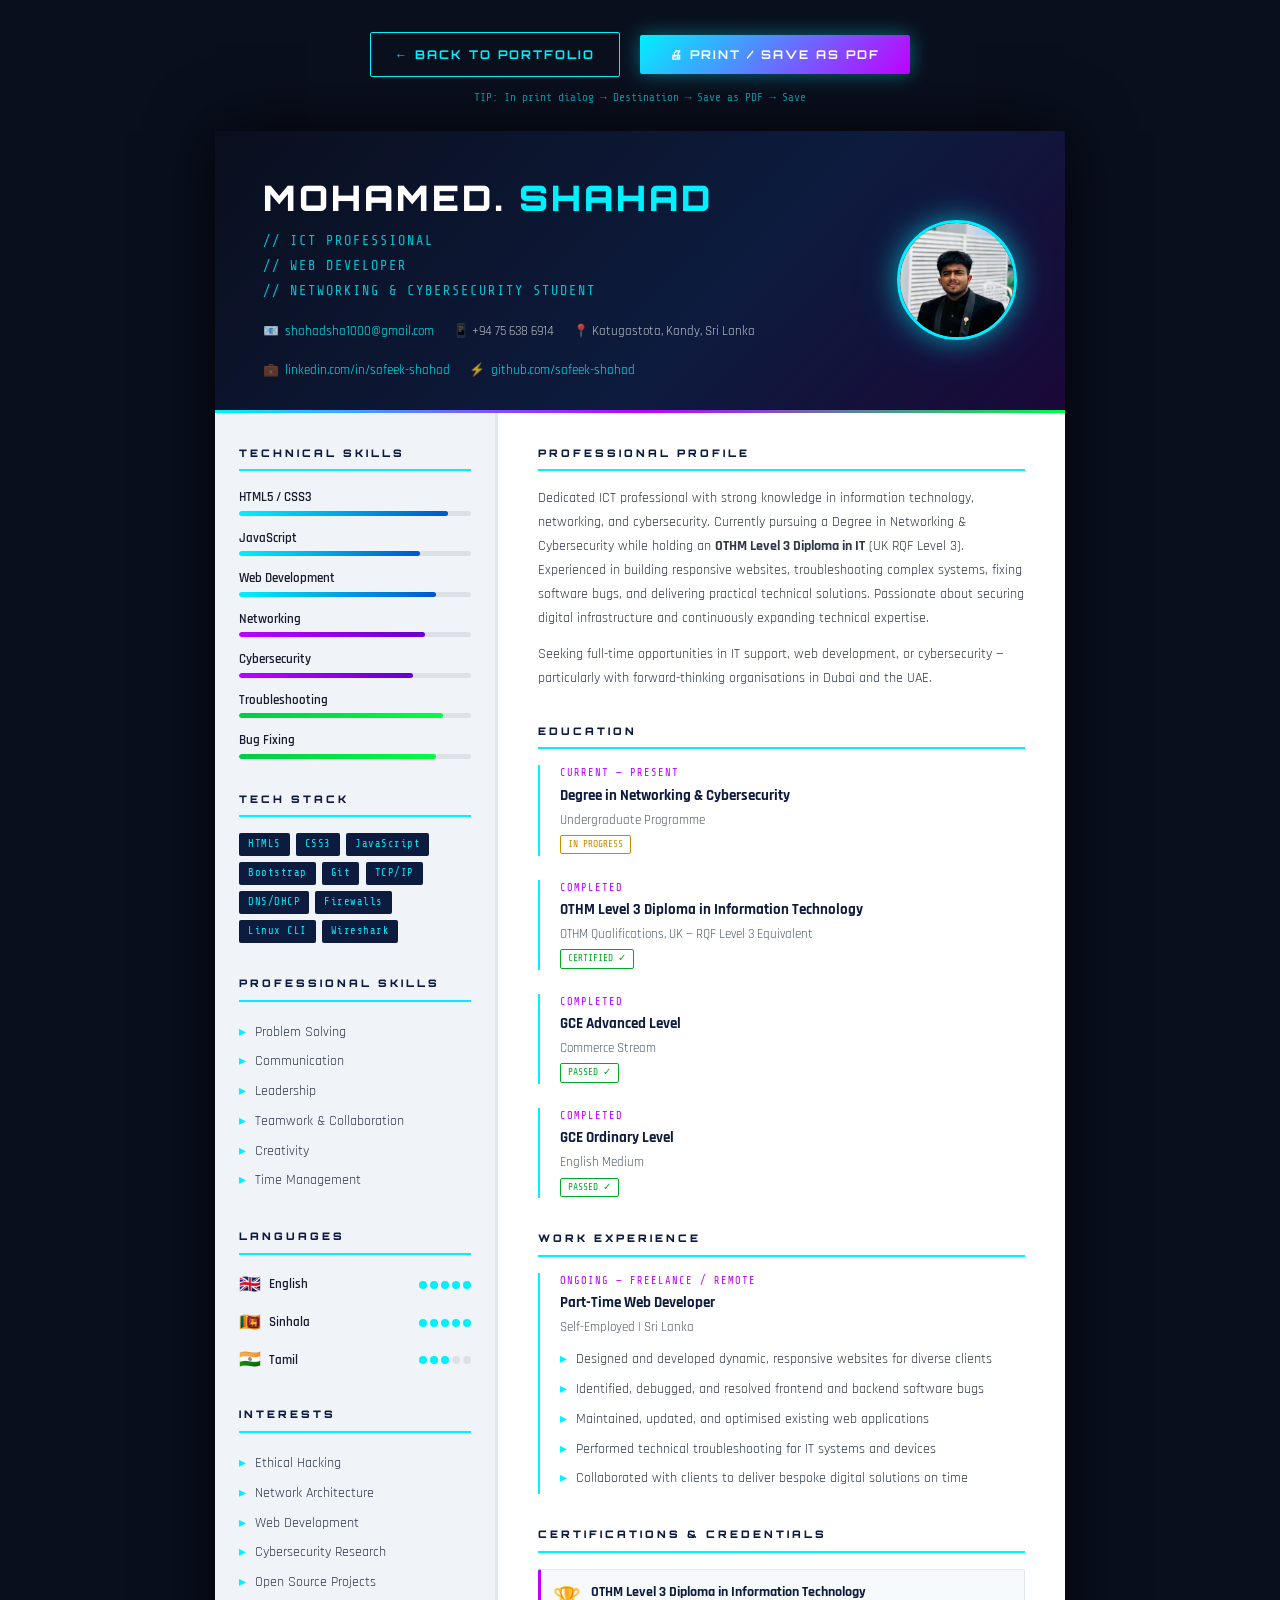
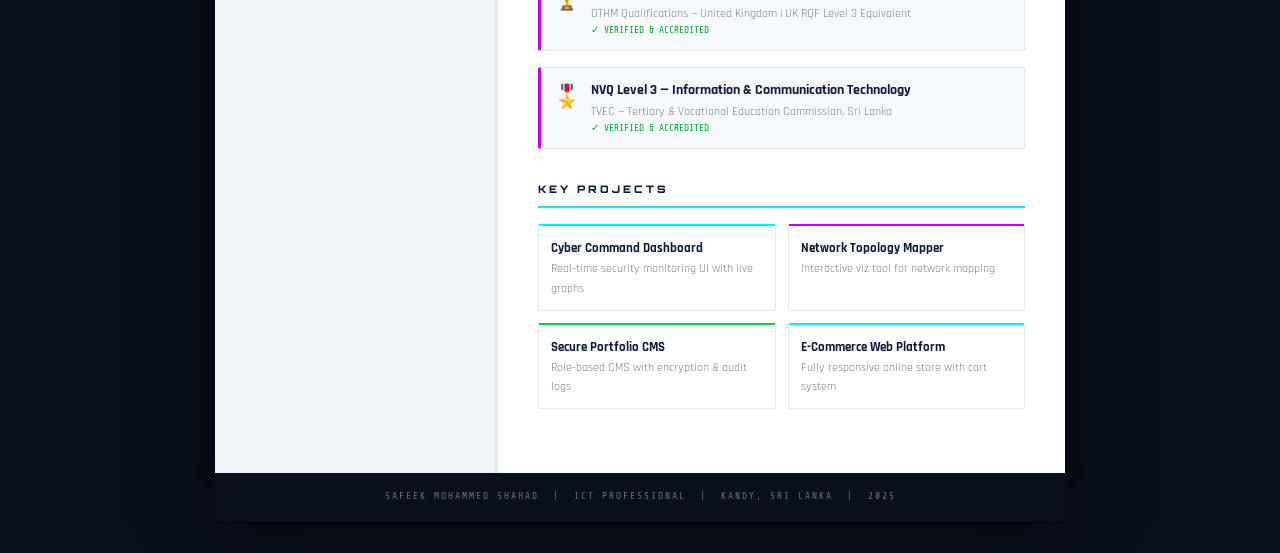
<file: cv.html>
<!DOCTYPE html>
<html lang="en">
<head>
  <meta charset="UTF-8" />
  <meta name="viewport" content="width=device-width, initial-scale=1.0" />
  <title>Safeek Mohammed Shahad — Curriculum Vitae</title>
  <link href="https://fonts.googleapis.com/css2?family=Orbitron:wght@700;900&family=Rajdhani:wght@400;600;700&family=Share+Tech+Mono&display=swap" rel="stylesheet" />
  <style>
    /* ======== PRINT STYLES ======== */
    @media print {
      body { background: white !important; color: black !important; }
      .no-print { display: none !important; }
      .cv-wrapper { box-shadow: none !important; margin: 0 !important; max-width: 100% !important; }
      a { color: #0056cc !important; }
    }

    * { box-sizing: border-box; margin: 0; padding: 0; }

    body {
      background: #0a0f1e;
      font-family: 'Rajdhani', sans-serif;
      color: #1a1a2e;
      line-height: 1.6;
      min-height: 100vh;
      padding: 2rem 1rem;
    }

    /* Print button bar */
    .no-print {
      text-align: center;
      margin-bottom: 1.5rem;
    }
    .print-btn {
      display: inline-flex;
      gap: 8px;
      align-items: center;
      background: linear-gradient(135deg, #00f0ff, #bf00ff);
      color: #fff;
      border: none;
      padding: 12px 30px;
      font-family: 'Orbitron', sans-serif;
      font-size: 0.75rem;
      font-weight: 700;
      letter-spacing: 2px;
      cursor: pointer;
      border-radius: 2px;
      box-shadow: 0 0 20px rgba(0,240,255,0.4);
      transition: all 0.2s;
    }
    .print-btn:hover { transform: translateY(-2px); box-shadow: 0 0 35px rgba(0,240,255,0.6); }
    .back-btn {
      display: inline-flex;
      gap: 8px;
      align-items: center;
      background: transparent;
      color: #00f0ff;
      border: 1px solid #00f0ff;
      padding: 12px 24px;
      font-family: 'Orbitron', sans-serif;
      font-size: 0.75rem;
      font-weight: 700;
      letter-spacing: 2px;
      cursor: pointer;
      border-radius: 2px;
      text-decoration: none;
      margin-right: 1rem;
      transition: all 0.2s;
    }
    .back-btn:hover { background: rgba(0,240,255,0.1); }

    /* CV Paper */
    .cv-wrapper {
      background: #ffffff;
      max-width: 850px;
      margin: 0 auto;
      box-shadow: 0 0 60px rgba(0,0,0,0.8);
    }

    /* Header */
    .cv-header {
      background: linear-gradient(135deg, #0a0f1e 0%, #0d1b3e 60%, #1a0838 100%);
      color: #fff;
      padding: 3rem 3rem 2rem;
      position: relative;
      overflow: hidden;
    }
    .cv-header::after {
      content: '';
      position: absolute;
      bottom: 0; left: 0; right: 0;
      height: 3px;
      background: linear-gradient(90deg, #00f0ff, #bf00ff, #00ff41);
    }
    .cv-header-grid {
      display: grid;
      grid-template-columns: 1fr auto;
      gap: 2rem;
      align-items: center;
    }
    .cv-name {
      font-family: 'Orbitron', sans-serif;
      font-size: 2.2rem;
      font-weight: 900;
      color: #ffffff;
      letter-spacing: 3px;
      line-height: 1.1;
    }
    .cv-name span { color: #00f0ff; }
    .cv-title {
      font-family: 'Share Tech Mono', monospace;
      font-size: 0.85rem;
      color: rgba(0,240,255,0.8);
      letter-spacing: 2px;
      margin-top: 0.75rem;
    }
    .cv-title-line { margin-bottom: 0.2rem; }
    .cv-avatar {
      width: 120px; height: 120px;
      border-radius: 50%;
      border: 3px solid #00f0ff;
      box-shadow: 0 0 25px rgba(0,240,255,0.5), 0 0 50px rgba(0,240,255,0.2);
      overflow: hidden;
      position: relative;
      flex-shrink: 0;
    }
    .cv-avatar img {
      width: 100%; height: 100%;
      object-fit: cover;
      object-position: center top;
      display: block;
    }
    .cv-contacts {
      display: flex;
      flex-wrap: wrap;
      gap: 1.2rem;
      margin-top: 1.2rem;
    }
    .cv-contact-item {
      display: flex;
      align-items: center;
      gap: 6px;
      font-size: 0.8rem;
      color: rgba(255,255,255,0.75);
    }
    .cv-contact-item a { color: #00f0ff; text-decoration: none; }

    /* Body */
    .cv-body {
      display: grid;
      grid-template-columns: 1fr 2fr;
      min-height: 600px;
    }

    /* Sidebar */
    .cv-sidebar {
      background: #f0f4f8;
      padding: 2rem 1.5rem;
      border-right: 3px solid #e2e8f0;
    }
    .cv-main {
      padding: 2rem 2.5rem;
    }

    /* Sections */
    .cv-section { margin-bottom: 2rem; }

    .cv-section-title {
      font-family: 'Orbitron', sans-serif;
      font-size: 0.65rem;
      font-weight: 900;
      letter-spacing: 3px;
      text-transform: uppercase;
      color: #0d1b3e;
      padding-bottom: 0.5rem;
      border-bottom: 2px solid #00f0ff;
      margin-bottom: 1rem;
    }

    /* Skills */
    .skill-row { margin-bottom: 0.75rem; }
    .skill-label {
      font-size: 0.8rem;
      font-weight: 600;
      color: #1a1a2e;
      margin-bottom: 3px;
    }
    .skill-bar {
      height: 5px;
      background: #dde1e7;
      border-radius: 3px;
      overflow: hidden;
    }
    .skill-fill {
      height: 100%;
      border-radius: 3px;
    }
    .sf-blue { background: linear-gradient(90deg, #00f0ff, #0056cc); }
    .sf-purple { background: linear-gradient(90deg, #bf00ff, #6600cc); }
    .sf-green { background: linear-gradient(90deg, #00cc44, #00ff41); }

    /* Tags */
    .tag-list { display: flex; flex-wrap: wrap; gap: 0.4rem; }
    .cv-tag {
      font-size: 0.65rem;
      font-family: 'Share Tech Mono', monospace;
      background: #0d1b3e;
      color: #00f0ff;
      padding: 3px 9px;
      border-radius: 2px;
      letter-spacing: 0.5px;
    }

    /* Timeline items */
    .timeline-item { margin-bottom: 1.5rem; padding-left: 1.2rem; border-left: 2px solid #00f0ff; }
    .tl-date {
      font-family: 'Share Tech Mono', monospace;
      font-size: 0.65rem;
      color: #bf00ff;
      letter-spacing: 1px;
      text-transform: uppercase;
    }
    .tl-title {
      font-size: 0.95rem;
      font-weight: 700;
      color: #0d1b3e;
      margin: 0.1rem 0;
    }
    .tl-sub {
      font-size: 0.8rem;
      color: #4a5568;
    }
    .tl-badge {
      display: inline-block;
      font-size: 0.6rem;
      font-family: 'Share Tech Mono', monospace;
      color: #00aa22;
      border: 1px solid #00aa22;
      padding: 1px 7px;
      border-radius: 2px;
      margin-top: 4px;
    }
    .tl-badge.inprog { color: #cc8800; border-color: #cc8800; }

    /* Bullet lists */
    .cv-list { list-style: none; padding: 0; }
    .cv-list li {
      font-size: 0.85rem;
      color: #2d3748;
      padding: 0.25rem 0;
      padding-left: 1rem;
      position: relative;
    }
    .cv-list li::before {
      content: '▸';
      position: absolute;
      left: 0;
      color: #00f0ff;
    }

    /* About paragraph */
    .cv-about p {
      font-size: 0.88rem;
      color: #2d3748;
      line-height: 1.7;
    }

    /* Cert cards */
    .cert-item {
      display: flex;
      align-items: flex-start;
      gap: 10px;
      margin-bottom: 1rem;
      padding: 0.75rem;
      background: #f7fafc;
      border: 1px solid #e2e8f0;
      border-left: 3px solid #bf00ff;
      border-radius: 2px;
    }
    .cert-icon-sm { font-size: 1.4rem; flex-shrink: 0; }
    .cert-item-title { font-size: 0.85rem; font-weight: 700; color: #0d1b3e; }
    .cert-item-sub { font-size: 0.75rem; color: #718096; }
    .cert-verified { font-size: 0.6rem; color: #00aa22; font-family: 'Share Tech Mono', monospace; }

    /* Languages in sidebar */
    .lang-row {
      display: flex;
      align-items: center;
      gap: 8px;
      margin-bottom: 0.6rem;
      font-size: 0.82rem;
    }
    .lang-flag-sm { font-size: 1.1rem; }
    .lang-dots { display: flex; gap: 3px; margin-left: auto; }
    .lang-dot { width: 8px; height: 8px; border-radius: 50%; background: #dde1e7; }
    .lang-dot.filled { background: #00f0ff; }

    /* Footer */
    .cv-footer {
      background: #0a0f1e;
      color: rgba(255,255,255,0.4);
      text-align: center;
      padding: 1rem;
      font-family: 'Share Tech Mono', monospace;
      font-size: 0.6rem;
      letter-spacing: 2px;
    }

    /* Page break control */
    .page-break { page-break-before: always; }
  </style>
</head>
<body>

  <!-- Print Controls (not printed) -->
  <div class="no-print">
    <a href="index.html" class="back-btn">← BACK TO PORTFOLIO</a>
    <button class="print-btn" onclick="window.print()">🖨 PRINT / SAVE AS PDF</button>
    <p style="margin-top:0.75rem;font-family:'Share Tech Mono',monospace;font-size:0.7rem;color:rgba(0,240,255,0.6);">
      TIP: In print dialog → Destination → Save as PDF → Save
    </p>
  </div>

  <!-- CV Paper -->
  <div class="cv-wrapper">

    <!-- ===== HEADER ===== -->
    <div class="cv-header">
      <div class="cv-header-grid">
        <div>
          <div class="cv-name">MOHAMED. <span>SHAHAD</span></div>
          <div class="cv-title">
            <div class="cv-title-line">// ICT PROFESSIONAL</div>
            <div class="cv-title-line">// WEB DEVELOPER</div>
            <div class="cv-title-line">// NETWORKING &amp; CYBERSECURITY STUDENT</div>
          </div>
          <div class="cv-contacts">
            <span class="cv-contact-item">📧 <a href="mailto:shahadsha1000@gmail.com">shahadsha1000@gmail.com</a></span>
            <span class="cv-contact-item">📱 +94 75 638 6914</span>
            <span class="cv-contact-item">📍 Katugastota, Kandy, Sri Lanka</span>
            <span class="cv-contact-item">💼 <a href="https://linkedin.com" target="_blank">linkedin.com/in/safeek-shahad</a></span>
            <span class="cv-contact-item">⚡ <a href="https://github.com" target="_blank">github.com/safeek-shahad</a></span>
          </div>
        </div>
        <div class="cv-avatar">
          <img src="SHAHAD.PNG" alt="Mohammed Shahad" />
        </div>
      </div>
    </div>

    <!-- ===== BODY ===== -->
    <div class="cv-body">

      <!-- ===== SIDEBAR ===== -->
      <div class="cv-sidebar">

        <!-- Technical Skills -->
        <div class="cv-section">
          <div class="cv-section-title">Technical Skills</div>
          <div class="skill-row">
            <div class="skill-label">HTML5 / CSS3</div>
            <div class="skill-bar"><div class="skill-fill sf-blue" style="width:90%"></div></div>
          </div>
          <div class="skill-row">
            <div class="skill-label">JavaScript</div>
            <div class="skill-bar"><div class="skill-fill sf-blue" style="width:78%"></div></div>
          </div>
          <div class="skill-row">
            <div class="skill-label">Web Development</div>
            <div class="skill-bar"><div class="skill-fill sf-blue" style="width:85%"></div></div>
          </div>
          <div class="skill-row">
            <div class="skill-label">Networking</div>
            <div class="skill-bar"><div class="skill-fill sf-purple" style="width:80%"></div></div>
          </div>
          <div class="skill-row">
            <div class="skill-label">Cybersecurity</div>
            <div class="skill-bar"><div class="skill-fill sf-purple" style="width:75%"></div></div>
          </div>
          <div class="skill-row">
            <div class="skill-label">Troubleshooting</div>
            <div class="skill-bar"><div class="skill-fill sf-green" style="width:88%"></div></div>
          </div>
          <div class="skill-row">
            <div class="skill-label">Bug Fixing</div>
            <div class="skill-bar"><div class="skill-fill sf-green" style="width:85%"></div></div>
          </div>
        </div>

        <!-- Tech Stack -->
        <div class="cv-section">
          <div class="cv-section-title">Tech Stack</div>
          <div class="tag-list">
            <span class="cv-tag">HTML5</span>
            <span class="cv-tag">CSS3</span>
            <span class="cv-tag">JavaScript</span>
            <span class="cv-tag">Bootstrap</span>
            <span class="cv-tag">Git</span>
            <span class="cv-tag">TCP/IP</span>
            <span class="cv-tag">DNS/DHCP</span>
            <span class="cv-tag">Firewalls</span>
            <span class="cv-tag">Linux CLI</span>
            <span class="cv-tag">Wireshark</span>
          </div>
        </div>

        <!-- Professional Skills -->
        <div class="cv-section">
          <div class="cv-section-title">Professional Skills</div>
          <ul class="cv-list">
            <li>Problem Solving</li>
            <li>Communication</li>
            <li>Leadership</li>
            <li>Teamwork & Collaboration</li>
            <li>Creativity</li>
            <li>Time Management</li>
          </ul>
        </div>

        <!-- Languages -->
        <div class="cv-section">
          <div class="cv-section-title">Languages</div>
          <div class="lang-row">
            <span class="lang-flag-sm">🇬🇧</span>
            <span style="font-size:0.82rem;font-weight:600;">English</span>
            <div class="lang-dots">
              <div class="lang-dot filled"></div><div class="lang-dot filled"></div>
              <div class="lang-dot filled"></div><div class="lang-dot filled"></div><div class="lang-dot filled"></div>
            </div>
          </div>
          <div class="lang-row">
            <span class="lang-flag-sm">🇱🇰</span>
            <span style="font-size:0.82rem;font-weight:600;">Sinhala</span>
            <div class="lang-dots">
              <div class="lang-dot filled"></div><div class="lang-dot filled"></div>
              <div class="lang-dot filled"></div><div class="lang-dot filled"></div><div class="lang-dot filled"></div>
            </div>
          </div>
          <div class="lang-row">
            <span class="lang-flag-sm">🇮🇳</span>
            <span style="font-size:0.82rem;font-weight:600;">Tamil</span>
            <div class="lang-dots">
              <div class="lang-dot filled"></div><div class="lang-dot filled"></div>
              <div class="lang-dot filled"></div><div class="lang-dot"></div><div class="lang-dot"></div>
            </div>
          </div>
        </div>

        <!-- Interests -->
        <div class="cv-section">
          <div class="cv-section-title">Interests</div>
          <ul class="cv-list">
            <li>Ethical Hacking</li>
            <li>Network Architecture</li>
            <li>Web Development</li>
            <li>Cybersecurity Research</li>
            <li>Open Source Projects</li>
          </ul>
        </div>

      </div>

      <!-- ===== MAIN CONTENT ===== -->
      <div class="cv-main">

        <!-- About -->
        <div class="cv-section cv-about">
          <div class="cv-section-title">Professional Profile</div>
          <p>
            Dedicated ICT professional with strong knowledge in information technology, networking, and cybersecurity.
            Currently pursuing a Degree in Networking &amp; Cybersecurity while holding an <strong>OTHM Level 3 Diploma in IT</strong> (UK RQF Level 3).
            Experienced in building responsive websites, troubleshooting complex systems, fixing software bugs, and delivering practical technical solutions.
            Passionate about securing digital infrastructure and continuously expanding technical expertise.
          </p>
          <p style="margin-top:0.75rem;">
            Seeking full-time opportunities in IT support, web development, or cybersecurity — particularly with forward-thinking organisations in Dubai and the UAE.
          </p>
        </div>

        <!-- Education -->
        <div class="cv-section">
          <div class="cv-section-title">Education</div>
          <div class="timeline-item">
            <div class="tl-date">Current — Present</div>
            <div class="tl-title">Degree in Networking &amp; Cybersecurity</div>
            <div class="tl-sub">Undergraduate Programme</div>
            <span class="tl-badge inprog">IN PROGRESS</span>
          </div>
          <div class="timeline-item">
            <div class="tl-date">Completed</div>
            <div class="tl-title">OTHM Level 3 Diploma in Information Technology</div>
            <div class="tl-sub">OTHM Qualifications, UK — RQF Level 3 Equivalent</div>
            <span class="tl-badge">CERTIFIED ✓</span>
          </div>
          <div class="timeline-item">
            <div class="tl-date">Completed</div>
            <div class="tl-title">GCE Advanced Level</div>
            <div class="tl-sub">Commerce Stream</div>
            <span class="tl-badge">PASSED ✓</span>
          </div>
          <div class="timeline-item">
            <div class="tl-date">Completed</div>
            <div class="tl-title">GCE Ordinary Level</div>
            <div class="tl-sub">English Medium</div>
            <span class="tl-badge">PASSED ✓</span>
          </div>
        </div>

        <!-- Work Experience -->
        <div class="cv-section">
          <div class="cv-section-title">Work Experience</div>
          <div class="timeline-item">
            <div class="tl-date">Ongoing — Freelance / Remote</div>
            <div class="tl-title">Part-Time Web Developer</div>
            <div class="tl-sub">Self-Employed | Sri Lanka</div>
            <ul class="cv-list" style="margin-top:0.5rem;">
              <li>Designed and developed dynamic, responsive websites for diverse clients</li>
              <li>Identified, debugged, and resolved frontend and backend software bugs</li>
              <li>Maintained, updated, and optimised existing web applications</li>
              <li>Performed technical troubleshooting for IT systems and devices</li>
              <li>Collaborated with clients to deliver bespoke digital solutions on time</li>
            </ul>
          </div>
        </div>

        <!-- Certifications -->
        <div class="cv-section">
          <div class="cv-section-title">Certifications &amp; Credentials</div>
          <div class="cert-item">
            <span class="cert-icon-sm">🏆</span>
            <div>
              <div class="cert-item-title">OTHM Level 3 Diploma in Information Technology</div>
              <div class="cert-item-sub">OTHM Qualifications — United Kingdom | UK RQF Level 3 Equivalent</div>
              <div class="cert-verified">✓ VERIFIED &amp; ACCREDITED</div>
            </div>
          </div>
          <div class="cert-item">
            <span class="cert-icon-sm">🎖️</span>
            <div>
              <div class="cert-item-title">NVQ Level 3 — Information &amp; Communication Technology</div>
              <div class="cert-item-sub">TVEC — Tertiary &amp; Vocational Education Commission, Sri Lanka</div>
              <div class="cert-verified">✓ VERIFIED &amp; ACCREDITED</div>
            </div>
          </div>
        </div>

        <!-- Key Projects -->
        <div class="cv-section">
          <div class="cv-section-title">Key Projects</div>
          <div style="display:grid;grid-template-columns:1fr 1fr;gap:0.75rem;">
            <div style="padding:0.75rem;border:1px solid #e2e8f0;border-top:2px solid #00f0ff;border-radius:2px;">
              <div style="font-weight:700;font-size:0.83rem;color:#0d1b3e;">Cyber Command Dashboard</div>
              <div style="font-size:0.75rem;color:#718096;">Real-time security monitoring UI with live graphs</div>
            </div>
            <div style="padding:0.75rem;border:1px solid #e2e8f0;border-top:2px solid #bf00ff;border-radius:2px;">
              <div style="font-weight:700;font-size:0.83rem;color:#0d1b3e;">Network Topology Mapper</div>
              <div style="font-size:0.75rem;color:#718096;">Interactive viz tool for network mapping</div>
            </div>
            <div style="padding:0.75rem;border:1px solid #e2e8f0;border-top:2px solid #00cc44;border-radius:2px;">
              <div style="font-weight:700;font-size:0.83rem;color:#0d1b3e;">Secure Portfolio CMS</div>
              <div style="font-size:0.75rem;color:#718096;">Role-based CMS with encryption & audit logs</div>
            </div>
            <div style="padding:0.75rem;border:1px solid #e2e8f0;border-top:2px solid #00f0ff;border-radius:2px;">
              <div style="font-weight:700;font-size:0.83rem;color:#0d1b3e;">E-Commerce Web Platform</div>
              <div style="font-size:0.75rem;color:#718096;">Fully responsive online store with cart system</div>
            </div>
          </div>
        </div>

      </div>
    </div>

    <!-- ===== FOOTER ===== -->
    <div class="cv-footer">
      SAFEEK MOHAMMED SHAHAD &nbsp;|&nbsp; ICT PROFESSIONAL &nbsp;|&nbsp; KANDY, SRI LANKA &nbsp;|&nbsp; 2025
    </div>
  </div>

</body>
</html>
</file>
